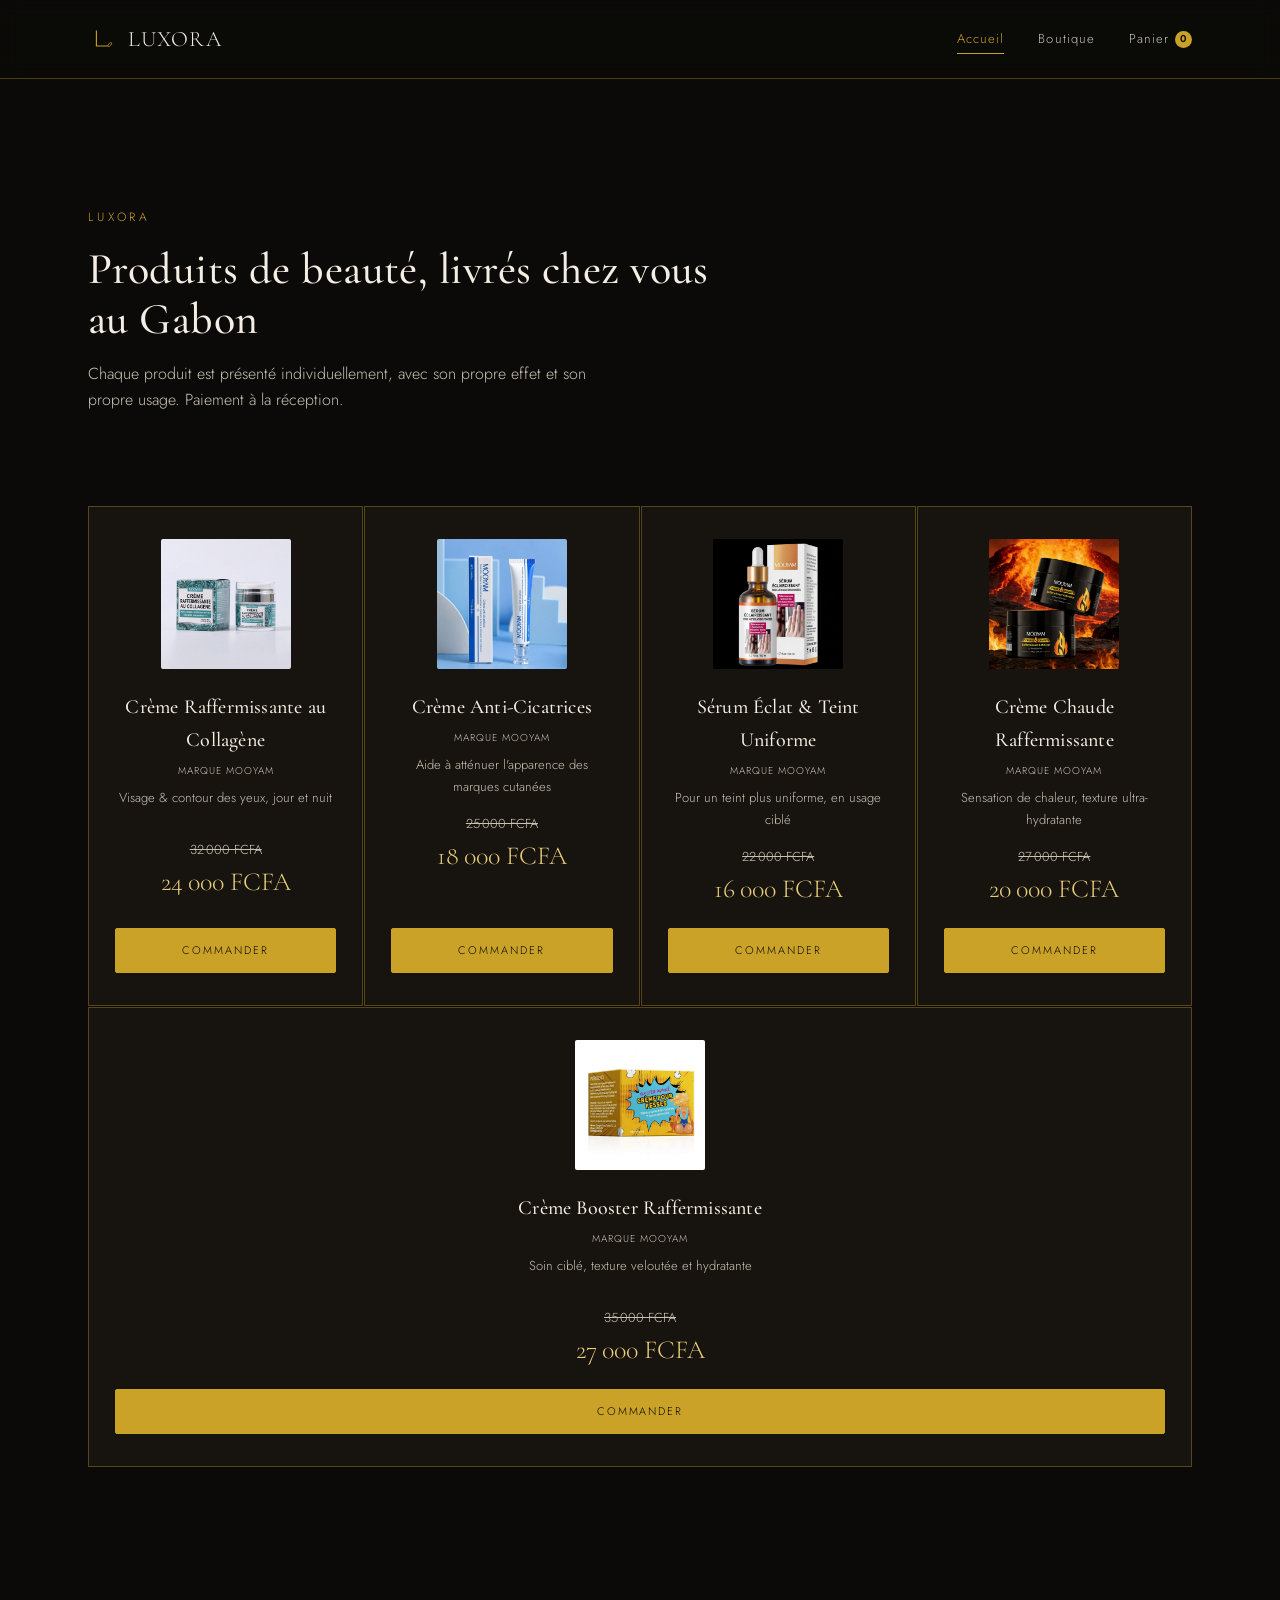
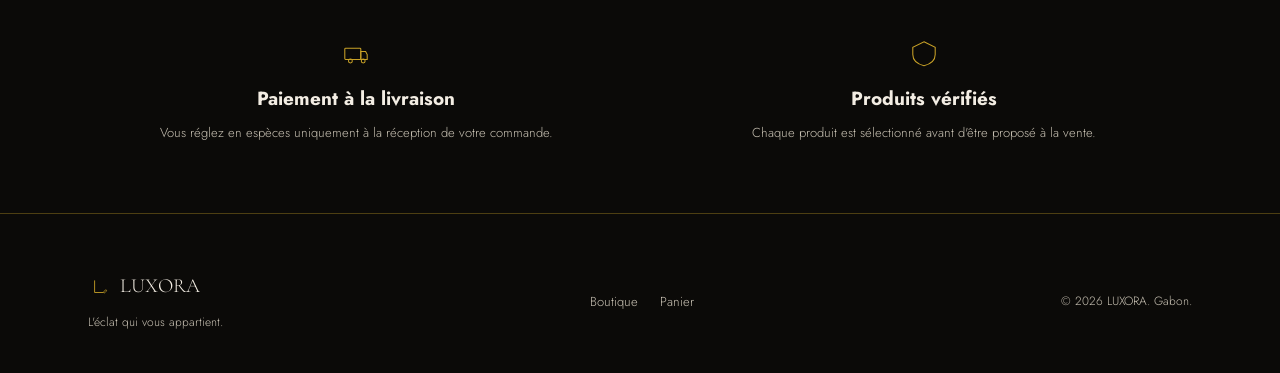
<file: index.html>
<!DOCTYPE html>
<html lang="fr">
<head>
<meta charset="UTF-8">
<meta name="viewport" content="width=device-width, initial-scale=1.0">
<title>LUXORA — Beauté au Gabon</title>
<meta name="description" content="LUXORA — produits de beauté sélectionnés et distribués au Gabon. Livraison à Libreville, Owendo, Akanda, Port-Gentil et Franceville.">
<link rel="preconnect" href="https://fonts.googleapis.com">
<link rel="preconnect" href="https://fonts.gstatic.com" crossorigin>
<link href="https://fonts.googleapis.com/css2?family=Cormorant+Garamond:ital,wght@0,300;0,400;0,500;0,600;1,400&family=Jost:wght@300;400;500;600&display=swap" rel="stylesheet">
<link rel="stylesheet" href="css/style.css">
</head>
<body>

<header class="site">
  <nav class="wrap">
    <a href="index.html" class="brandmark">
      <svg viewBox="0 0 40 40" fill="none"><path d="M12 8 L12 30 L28 30" stroke="#c9a227" stroke-width="1.6"/><path d="M28 30 C 30 26, 32 24, 34 26 C 32 30, 30 32, 28 30 Z" stroke="#c9a227" stroke-width="1.2"/></svg>
      LUXORA
    </a>
    <div class="navlinks">
      <a href="index.html" class="active">Accueil</a>
      <a href="boutique.html">Boutique</a>
      <a href="panier.html" class="cart-link">Panier <span class="cart-count">0</span></a>
    </div>
  </nav>
</header>

<main>

  <section style="padding-top:130px; padding-bottom:40px;">
    <div class="wrap">
      <div class="section-head">
        <span class="eyebrow">LUXORA</span>
        <h1 style="font-size:clamp(30px,4vw,44px);">Produits de beauté, livrés chez vous au Gabon</h1>
        <p>Chaque produit est présenté individuellement, avec son propre effet et son propre usage. Paiement à la réception.</p>
      </div>
    </div>
  </section>

  <section style="padding-top:0;">
    <div class="wrap">
      <div class="grid-products" id="home-products"></div>
    </div>
  </section>

  <section class="trust">
    <div class="wrap">
      <div class="trust-grid" style="grid-template-columns:repeat(2,1fr);">
        <div class="trust-item">
          <svg class="trust-icon" viewBox="0 0 40 40"><rect x="6" y="14" width="20" height="14" rx="1"/><path d="M26 18 H32 L34 22 V28 H26 Z"/><circle cx="13" cy="30" r="2.4"/><circle cx="29" cy="30" r="2.4"/></svg>
          <h4>Paiement à la livraison</h4>
          <p>Vous réglez en espèces uniquement à la réception de votre commande.</p>
        </div>
        <div class="trust-item">
          <svg class="trust-icon" viewBox="0 0 40 40"><path d="M20 6 L34 13 V22 C34 30 28 34 20 36 C12 34 6 30 6 22 V13 Z"/></svg>
          <h4>Produits vérifiés</h4>
          <p>Chaque produit est sélectionné avant d'être proposé à la vente.</p>
        </div>
      </div>
    </div>
  </section>

</main>

<footer class="site">
  <div class="wrap footer-grid">
    <div>
      <div class="footer-brand">
        <svg viewBox="0 0 40 40" fill="none"><path d="M12 8 L12 30 L28 30" stroke="#c9a227" stroke-width="1.6"/><path d="M28 30 C 30 26, 32 24, 34 26 C 32 30, 30 32, 28 30 Z" stroke="#c9a227" stroke-width="1.2"/></svg>
        LUXORA
      </div>
      <p class="fine" style="margin-top:10px;">L'éclat qui vous appartient.</p>
    </div>
    <div class="footer-links">
      <a href="boutique.html">Boutique</a>
      <a href="panier.html">Panier</a>
    </div>
    <p class="fine">© 2026 LUXORA. Gabon.</p>
  </div>
</footer>

<script src="js/products.js"></script>
<script src="js/cart.js"></script>
<script>
  const ICONS = {
    triptych: `<svg viewBox="0 0 120 120" class="picon" fill="none"><rect x="20" y="40" width="16" height="55" rx="2"/><rect x="24" y="30" width="8" height="12" rx="1"/><rect x="52" y="30" width="16" height="65" rx="2"/><rect x="56" y="20" width="8" height="12" rx="1"/><rect x="84" y="45" width="16" height="50" rx="2"/><rect x="88" y="35" width="8" height="12" rx="1"/><line x1="10" y1="100" x2="110" y2="100" stroke-width="1"/></svg>`,
    jar: `<svg viewBox="0 0 120 120" class="picon" fill="none"><rect x="35" y="45" width="50" height="55" rx="6"/><rect x="30" y="35" width="60" height="14" rx="3"/><circle cx="50" cy="65" r="4" class="fill"/><circle cx="65" cy="75" r="4" class="fill"/><circle cx="72" cy="60" r="4" class="fill"/><circle cx="55" cy="85" r="4" class="fill"/></svg>`,
    dropper: `<svg viewBox="0 0 120 120" class="picon" fill="none"><rect x="42" y="45" width="36" height="55" rx="4"/><path d="M48 45 L48 30 L72 30 L72 45"/><rect x="52" y="14" width="16" height="18" rx="2"/><line x1="60" y1="32" x2="60" y2="50" stroke-width="1.5"/></svg>`,
    pouch: `<svg viewBox="0 0 120 120" class="picon" fill="none"><path d="M35 40 L85 40 L92 100 C92 105 88 108 82 108 L38 108 C32 108 28 105 28 100 Z"/><path d="M35 40 L40 25 L80 25 L85 40"/><path d="M50 60 C55 55 65 55 70 60 C65 68 55 68 50 60 Z"/></svg>`
  };

  const grid = document.getElementById("home-products");
  Object.entries(LUXORA_PRODUCTS).forEach(([id, p]) => {
    const card = document.createElement("div");
    card.className = "product-card";
    card.setAttribute("data-reveal", "fade-up");
    const visual = p.image
      ? `<a href="produit.html?id=${id}" class="picon-wrap" style="border-radius:2px;overflow:hidden;"><img src="${p.image}" alt="${p.name}" style="width:100%;height:100%;object-fit:cover;"></a>`
      : `<a href="produit.html?id=${id}" class="picon-wrap">${ICONS[p.icon]}</a>`;
    const brandTag = p.brand ? `<p style="text-align:center;font-size:10px;letter-spacing:0.1em;color:var(--ivory-dim);text-transform:uppercase;margin-bottom:8px;">Marque ${p.brand}</p>` : "";
    card.innerHTML = `
      ${visual}
      <h3><a href="produit.html?id=${id}">${p.name}</a></h3>
      ${brandTag}
      <p class="tagline">${p.tagline}</p>
      <p class="price"><span class="strike">${formatFCFA(p.oldPrice)}</span>${formatFCFA(p.price)}</p>
      <div class="actions">
        <a class="btn btn-primary btn-sm" href="produit.html?id=${id}">Commander</a>
      </div>
    `;
    grid.appendChild(card);
  });
</script>

<script src="js/animations.js"></script>

</body>
</html>
</file>
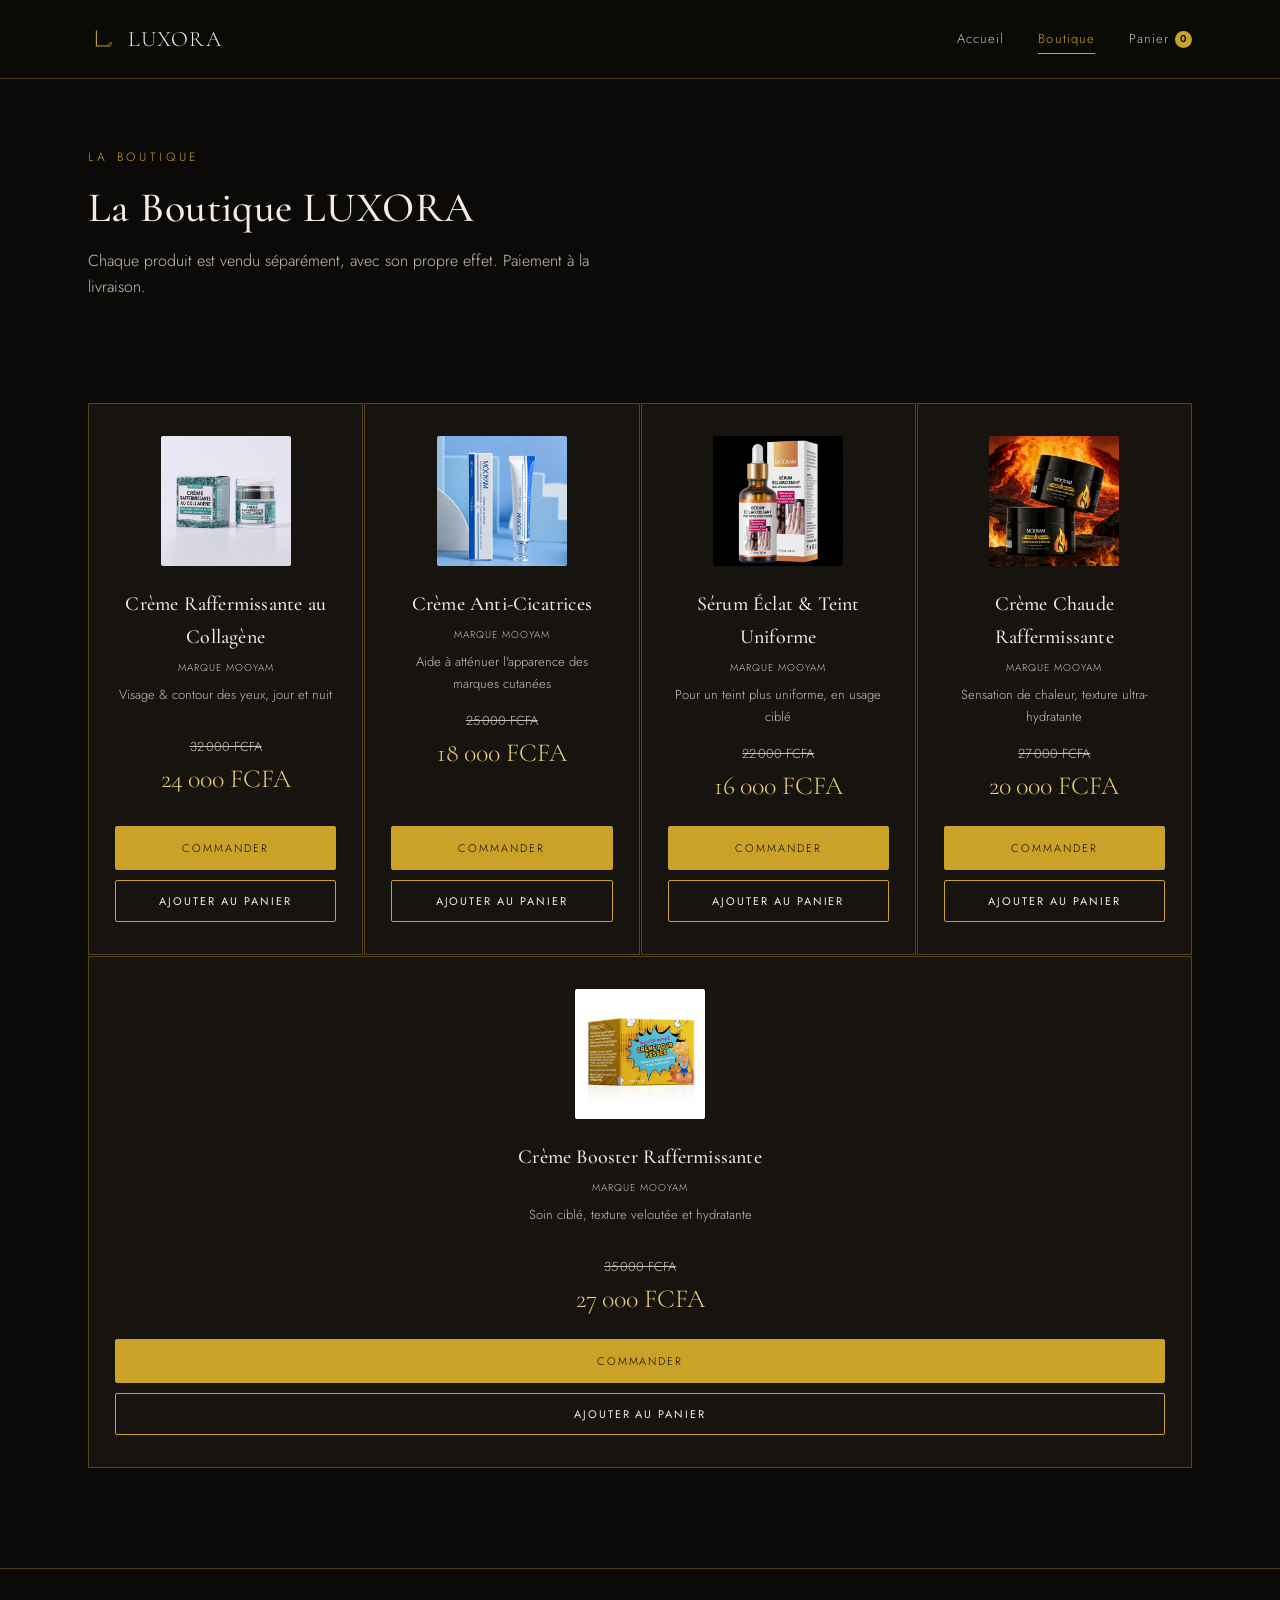
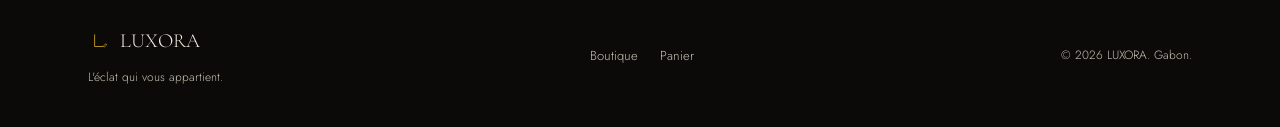
<file: boutique.html>
<!DOCTYPE html>
<html lang="fr">
<head>
<meta charset="UTF-8">
<meta name="viewport" content="width=device-width, initial-scale=1.0">
<title>LUXORA — Boutique</title>
<meta name="description" content="La boutique LUXORA : Pack Transformation, Gummies Collagène, Sérum Éclat, Complément Silhouette. Paiement à la livraison au Gabon.">
<link rel="preconnect" href="https://fonts.googleapis.com">
<link rel="preconnect" href="https://fonts.gstatic.com" crossorigin>
<link href="https://fonts.googleapis.com/css2?family=Cormorant+Garamond:ital,wght@0,300;0,400;0,500;0,600;1,400&family=Jost:wght@300;400;500;600&display=swap" rel="stylesheet">
<link rel="stylesheet" href="css/style.css">
</head>
<body>

<header class="site">
  <nav class="wrap">
    <a href="index.html" class="brandmark">
      <svg viewBox="0 0 40 40" fill="none"><path d="M12 8 L12 30 L28 30" stroke="#c9a227" stroke-width="1.6"/><path d="M28 30 C 30 26, 32 24, 34 26 C 32 30, 30 32, 28 30 Z" stroke="#c9a227" stroke-width="1.2"/></svg>
      LUXORA
    </a>
    <div class="navlinks">
      <a href="index.html">Accueil</a>
      <a href="boutique.html" class="active">Boutique</a>
      <a href="panier.html" class="cart-link">Panier <span class="cart-count">0</span></a>
    </div>
  </nav>
</header>

<main>
  <section style="padding-top:70px; padding-bottom:50px;">
    <div class="wrap">
      <div class="section-head">
        <span class="eyebrow">La boutique</span>
        <h1>La Boutique LUXORA</h1>
        <p>Chaque produit est vendu séparément, avec son propre effet. Paiement à la livraison.</p>
      </div>
    </div>
  </section>

  <section style="padding-top:0;">
    <div class="wrap">
      <div class="grid-products" id="shop-grid"></div>
    </div>
  </section>
</main>

<footer class="site">
  <div class="wrap footer-grid">
    <div>
      <div class="footer-brand">
        <svg viewBox="0 0 40 40" fill="none"><path d="M12 8 L12 30 L28 30" stroke="#c9a227" stroke-width="1.6"/><path d="M28 30 C 30 26, 32 24, 34 26 C 32 30, 30 32, 28 30 Z" stroke="#c9a227" stroke-width="1.2"/></svg>
        LUXORA
      </div>
      <p class="fine" style="margin-top:10px;">L'éclat qui vous appartient.</p>
    </div>
    <div class="footer-links">
      <a href="boutique.html">Boutique</a>
      <a href="panier.html">Panier</a>
    </div>
    <p class="fine">© 2026 LUXORA. Gabon.</p>
  </div>
</footer>

<div class="added-toast" id="added-toast">Ajouté au panier ✓</div>

<script src="js/products.js"></script>
<script src="js/cart.js"></script>
<script>
  const ICONS = {
    triptych: `<svg viewBox="0 0 120 120" class="picon" fill="none"><rect x="20" y="40" width="16" height="55" rx="2"/><rect x="24" y="30" width="8" height="12" rx="1"/><rect x="52" y="30" width="16" height="65" rx="2"/><rect x="56" y="20" width="8" height="12" rx="1"/><rect x="84" y="45" width="16" height="50" rx="2"/><rect x="88" y="35" width="8" height="12" rx="1"/><line x1="10" y1="100" x2="110" y2="100" stroke-width="1"/></svg>`,
    jar: `<svg viewBox="0 0 120 120" class="picon" fill="none"><rect x="35" y="45" width="50" height="55" rx="6"/><rect x="30" y="35" width="60" height="14" rx="3"/><circle cx="50" cy="65" r="4" class="fill"/><circle cx="65" cy="75" r="4" class="fill"/><circle cx="72" cy="60" r="4" class="fill"/><circle cx="55" cy="85" r="4" class="fill"/></svg>`,
    dropper: `<svg viewBox="0 0 120 120" class="picon" fill="none"><rect x="42" y="45" width="36" height="55" rx="4"/><path d="M48 45 L48 30 L72 30 L72 45"/><rect x="52" y="14" width="16" height="18" rx="2"/><line x1="60" y1="32" x2="60" y2="50" stroke-width="1.5"/></svg>`,
    pouch: `<svg viewBox="0 0 120 120" class="picon" fill="none"><path d="M35 40 L85 40 L92 100 C92 105 88 108 82 108 L38 108 C32 108 28 105 28 100 Z"/><path d="M35 40 L40 25 L80 25 L85 40"/><path d="M50 60 C55 55 65 55 70 60 C65 68 55 68 50 60 Z"/></svg>`
  };

  const grid = document.getElementById("shop-grid");
  grid.setAttribute("data-reveal-group", "");
  Object.entries(LUXORA_PRODUCTS).forEach(([id, p]) => {
    const card = document.createElement("div");
    card.className = "product-card";
    card.setAttribute("data-reveal", "fade-up");
    const visual = p.image
      ? `<a href="produit.html?id=${id}" class="picon-wrap" style="border-radius:2px;overflow:hidden;"><img src="${p.image}" alt="${p.name}" style="width:100%;height:100%;object-fit:cover;"></a>`
      : `<a href="produit.html?id=${id}" class="picon-wrap">${ICONS[p.icon]}</a>`;
    const brandTag = p.brand ? `<p style="text-align:center;font-size:10px;letter-spacing:0.1em;color:var(--ivory-dim);text-transform:uppercase;margin-bottom:8px;">Marque ${p.brand}</p>` : "";
    card.innerHTML = `
      ${visual}
      <h3><a href="produit.html?id=${id}">${p.name}</a></h3>
      ${brandTag}
      <p class="tagline">${p.tagline}</p>
      <p class="price"><span class="strike">${formatFCFA(p.oldPrice)}</span>${formatFCFA(p.price)}</p>
      <div class="actions">
        <a class="btn btn-primary btn-sm" href="produit.html?id=${id}">Commander</a>
        <button class="btn btn-ghost btn-sm" data-id="${id}">Ajouter au panier</button>
      </div>
    `;
    grid.appendChild(card);
  });

  grid.addEventListener("click", (e) => {
    if(e.target.matches("button[data-id]")){
      addToCart(e.target.dataset.id, 1);
      pulseSuccess(e.target, "Ajouté ✓");
    }
  });
</script>

<script src="js/animations.js"></script>

</body>
</html>
</file>
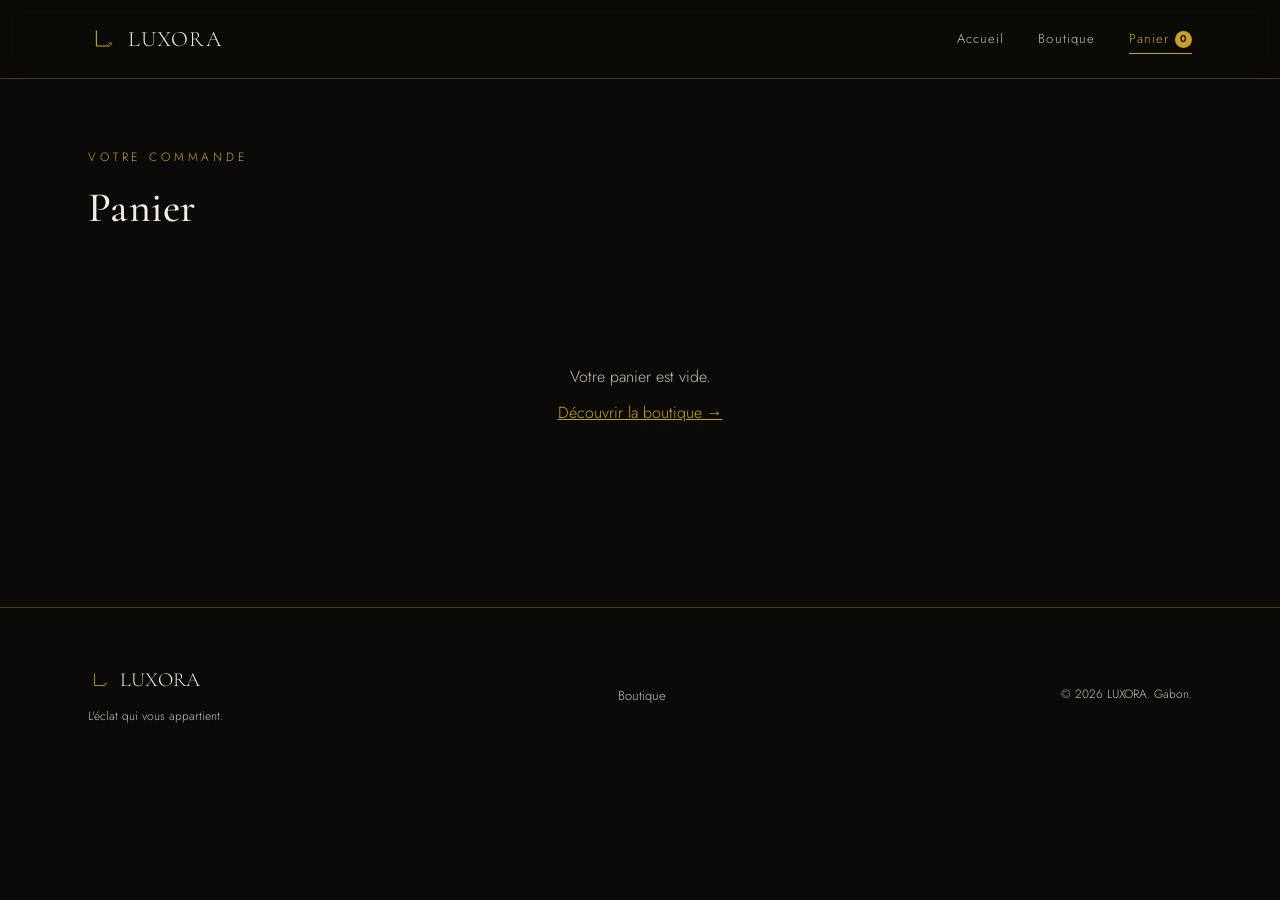
<file: panier.html>
<!DOCTYPE html>
<html lang="fr">
<head>
<meta charset="UTF-8">
<meta name="viewport" content="width=device-width, initial-scale=1.0">
<title>LUXORA — Votre panier</title>
<meta name="description" content="Votre panier LUXORA. Paiement à la livraison au Gabon.">
<link rel="preconnect" href="https://fonts.googleapis.com">
<link rel="preconnect" href="https://fonts.gstatic.com" crossorigin>
<link href="https://fonts.googleapis.com/css2?family=Cormorant+Garamond:ital,wght@0,300;0,400;0,500;0,600;1,400&family=Jost:wght@300;400;500;600&display=swap" rel="stylesheet">
<link rel="stylesheet" href="css/style.css">
</head>
<body>

<header class="site">
  <nav class="wrap">
    <a href="index.html" class="brandmark">
      <svg viewBox="0 0 40 40" fill="none"><path d="M12 8 L12 30 L28 30" stroke="#c9a227" stroke-width="1.6"/><path d="M28 30 C 30 26, 32 24, 34 26 C 32 30, 30 32, 28 30 Z" stroke="#c9a227" stroke-width="1.2"/></svg>
      LUXORA
    </a>
    <div class="navlinks">
      <a href="index.html">Accueil</a>
      <a href="boutique.html">Boutique</a>
      <a href="panier.html" class="active cart-link">Panier <span class="cart-count">0</span></a>
    </div>
  </nav>
</header>

<main>
  <section style="padding-top:70px;">
    <div class="wrap">
      <div class="section-head" data-reveal="fade-up">
        <span class="eyebrow">Votre commande</span>
        <h1>Panier</h1>
      </div>
      <div id="cart-content"></div>
    </div>
  </section>
</main>

<footer class="site">
  <div class="wrap footer-grid">
    <div>
      <div class="footer-brand">
        <svg viewBox="0 0 40 40" fill="none"><path d="M12 8 L12 30 L28 30" stroke="#c9a227" stroke-width="1.6"/><path d="M28 30 C 30 26, 32 24, 34 26 C 32 30, 30 32, 28 30 Z" stroke="#c9a227" stroke-width="1.2"/></svg>
        LUXORA
      </div>
      <p class="fine" style="margin-top:10px;">L'éclat qui vous appartient.</p>
    </div>
    <div class="footer-links">
      <a href="boutique.html">Boutique</a>
    </div>
    <p class="fine">© 2026 LUXORA. Gabon.</p>
  </div>
</footer>

<script src="js/products.js"></script>
<script src="js/cart.js"></script>
<script src="js/order-submit.js"></script>
<script>
  const ICONS = {
    triptych: `<svg viewBox="0 0 120 120" class="picon" fill="none"><rect x="20" y="40" width="16" height="55" rx="2"/><rect x="24" y="30" width="8" height="12" rx="1"/><rect x="52" y="30" width="16" height="65" rx="2"/><rect x="56" y="20" width="8" height="12" rx="1"/><rect x="84" y="45" width="16" height="50" rx="2"/><rect x="88" y="35" width="8" height="12" rx="1"/><line x1="10" y1="100" x2="110" y2="100" stroke-width="1"/></svg>`,
    jar: `<svg viewBox="0 0 120 120" class="picon" fill="none"><rect x="35" y="45" width="50" height="55" rx="6"/><rect x="30" y="35" width="60" height="14" rx="3"/><circle cx="50" cy="65" r="4" class="fill"/><circle cx="65" cy="75" r="4" class="fill"/><circle cx="72" cy="60" r="4" class="fill"/><circle cx="55" cy="85" r="4" class="fill"/></svg>`,
    dropper: `<svg viewBox="0 0 120 120" class="picon" fill="none"><rect x="42" y="45" width="36" height="55" rx="4"/><path d="M48 45 L48 30 L72 30 L72 45"/><rect x="52" y="14" width="16" height="18" rx="2"/><line x1="60" y1="32" x2="60" y2="50" stroke-width="1.5"/></svg>`,
    pouch: `<svg viewBox="0 0 120 120" class="picon" fill="none"><path d="M35 40 L85 40 L92 100 C92 105 88 108 82 108 L38 108 C32 108 28 105 28 100 Z"/><path d="M35 40 L40 25 L80 25 L85 40"/><path d="M50 60 C55 55 65 55 70 60 C65 68 55 68 50 60 Z"/></svg>`
  };

  function renderCartPage(){
    const cart = getCart();
    const ids = Object.keys(cart);
    const container = document.getElementById("cart-content");

    if(ids.length === 0){
      container.innerHTML = `<div class="cart-empty"><p>Votre panier est vide.</p><p style="margin-top:10px;"><a href="boutique.html">Découvrir la boutique →</a></p></div>`;
      return;
    }

    let rows = "";
    ids.forEach(id => {
      const p = LUXORA_PRODUCTS[id];
      if(!p) return;
      const qty = cart[id];
      rows += `
        <tr data-row="${id}" data-reveal="fade">
          <td>
            <div class="cart-item-name">
              <div class="cart-item-icon" style="${p.image ? 'border-radius:2px;overflow:hidden;' : ''}">${p.image ? `<img src="${p.image}" alt="${p.name}" style="width:100%;height:100%;object-fit:cover;">` : ICONS[p.icon]}</div>
              <div><h4>${p.name}</h4></div>
            </div>
          </td>
          <td>${formatFCFA(p.price)}</td>
          <td>
            <div class="qty-control">
              <button data-action="minus" data-id="${id}">−</button>
              <span data-qty-value="${id}">${qty}</span>
              <button data-action="plus" data-id="${id}">+</button>
            </div>
          </td>
          <td data-subtotal="${id}">${formatFCFA(p.price * qty)}</td>
          <td><button class="remove-btn" data-action="remove" data-id="${id}">Retirer</button></td>
        </tr>
      `;
    });

    const total = cartTotal();

    container.innerHTML = `
      <table class="cart-table">
        <thead><tr><th>Produit</th><th>Prix</th><th>Quantité</th><th>Sous-total</th><th></th></tr></thead>
        <tbody>${rows}</tbody>
      </table>
      <div class="order-form" style="margin-left:auto;" data-reveal="fade-up">
        <h3>Passer commande</h3>
        <p class="of-sub">Pas de paiement maintenant. Vous payez seulement quand vous recevez le produit.</p>
        <div class="form-row">
          <label for="of-name">Votre nom</label>
          <input type="text" id="of-name" placeholder="Ex : Bella Obiang">
        </div>
        <div class="form-row">
          <label for="of-phone">Votre numéro de téléphone</label>
          <input type="tel" id="of-phone" placeholder="Ex : 062396718">
        </div>
        <div class="form-row">
          <label for="of-city">Votre ville</label>
          <select id="of-city">
            <option>Libreville</option>
            <option>Owendo</option>
            <option>Akanda</option>
            <option>Port-Gentil</option>
            <option>Franceville</option>
            <option>Autre</option>
          </select>
        </div>
        <div class="order-recap">
          <span>Total</span>
          <strong id="cart-form-total">${formatFCFA(total)}</strong>
        </div>
        <button class="btn btn-primary" id="of-submit" style="font-size:15px;padding:20px 34px;">ENVOYER MA COMMANDE</button>
        <p class="form-error" id="of-error">Merci d'écrire votre nom et votre numéro de téléphone.</p>
      </div>
    `;

    document.getElementById("of-submit").addEventListener("click", async () => {
      const name = document.getElementById("of-name").value.trim();
      const phone = document.getElementById("of-phone").value.trim();
      const city = document.getElementById("of-city").value;
      const errorEl = document.getElementById("of-error");
      const btn = document.getElementById("of-submit");
      if(!name || !phone){
        errorEl.classList.add("show");
        return;
      }
      errorEl.classList.remove("show");
      btn.disabled = true;
      btn.textContent = "ENVOI EN COURS...";

      const cartNow = getCart();
      let lines = [];
      Object.keys(cartNow).forEach(pid => {
        const p = LUXORA_PRODUCTS[pid];
        if(p) lines.push(`${p.name} x${cartNow[pid]} (${formatFCFA(p.price * cartNow[pid])})`);
      });
      lines.push(`Total : ${formatFCFA(cartTotal())}`);

      await submitOrder({
        nom: name,
        telephone: phone,
        ville: city,
        commande: lines.join(" | ")
      });

      document.querySelector(".order-form").innerHTML = `<div class="form-success"><h4>Commande envoyée ✓</h4><p>Merci ${name} ! Vous serez appelée au ${phone} pour confirmer la livraison à ${city}.</p></div>`;
    });

    if(typeof initScrollReveal === "function") initScrollReveal();

    container.querySelectorAll("button[data-action]").forEach(btn => {
      btn.addEventListener("click", () => {
        const id = btn.dataset.id;
        const action = btn.dataset.action;
        const cart = getCart();

        if(action === "remove"){
          const row = container.querySelector(`tr[data-row="${id}"]`);
          if(row){
            row.classList.add("removing");
            setTimeout(() => { removeFromCart(id); }, 320);
          } else {
            removeFromCart(id);
          }
          return;
        }

        let newQty = cart[id] || 0;
        if(action === "plus") newQty += 1;
        if(action === "minus") newQty -= 1;
        setQty(id, newQty);

        if(newQty <= 0){
          renderCartPage();
          return;
        }

        // Mise à jour ciblée (pas de re-rendu complet) pour garder l'animation "bump" fluide
        const qtyEl = container.querySelector(`[data-qty-value="${id}"]`);
        const subtotalEl = container.querySelector(`[data-subtotal="${id}"]`);
        const p = LUXORA_PRODUCTS[id];
        if(qtyEl){ qtyEl.textContent = newQty; if(typeof bumpElement === "function") bumpElement(qtyEl); }
        if(subtotalEl && p) subtotalEl.textContent = formatFCFA(p.price * newQty);
        const cartFormTotal = document.getElementById("cart-form-total");
        if(cartFormTotal) cartFormTotal.textContent = formatFCFA(cartTotal());
      });
    });
  }

  document.addEventListener("DOMContentLoaded", renderCartPage);
</script>

<script src="js/animations.js"></script>

</body>
</html>
</file>
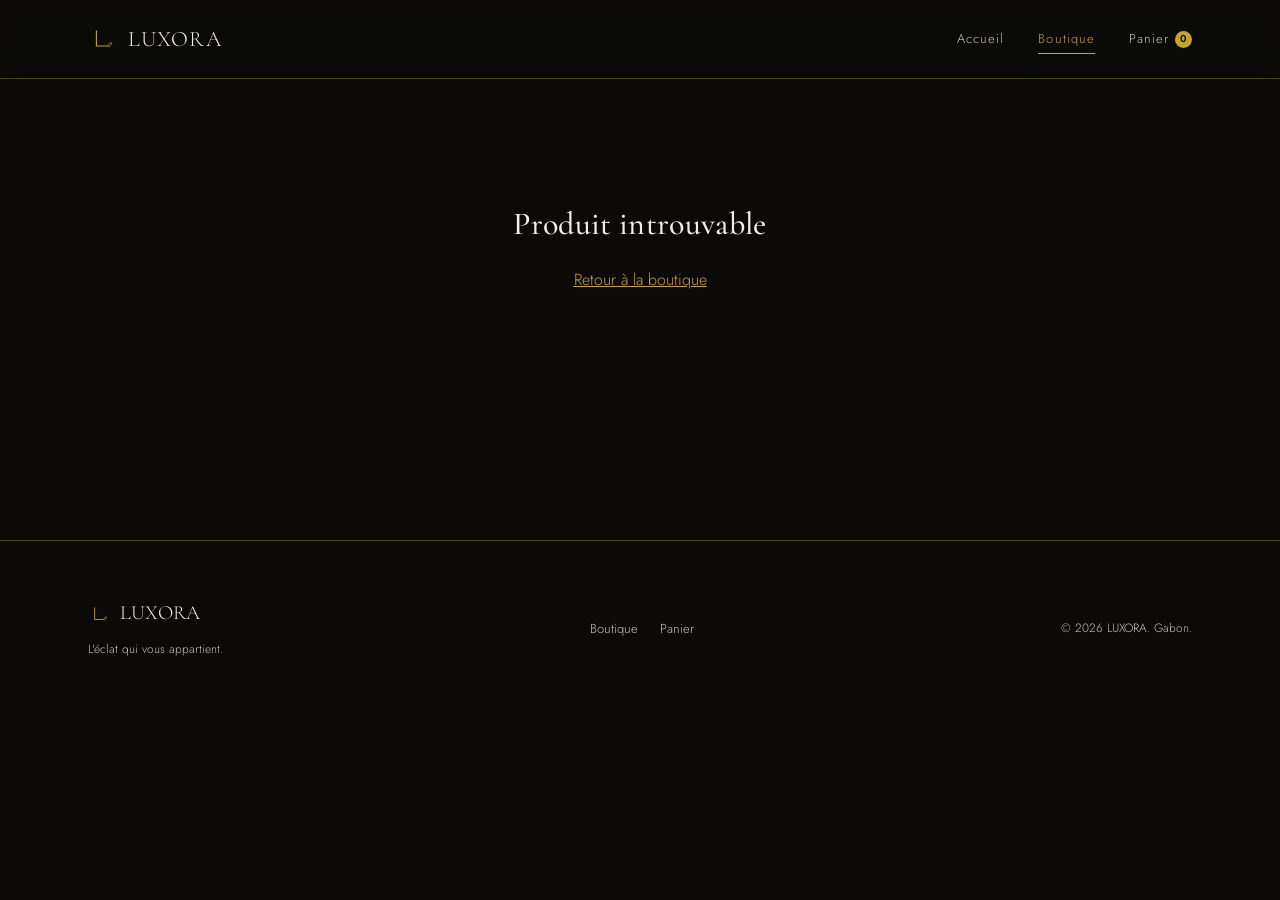
<file: produit.html>
<!DOCTYPE html>
<html lang="fr">
<head>
<meta charset="UTF-8">
<meta name="viewport" content="width=device-width, initial-scale=1.0">
<title id="page-title">LUXORA — Produit</title>
<meta name="description" content="Découvrez ce produit chez LUXORA. Livraison au Gabon.">
<link rel="preconnect" href="https://fonts.googleapis.com">
<link rel="preconnect" href="https://fonts.gstatic.com" crossorigin>
<link href="https://fonts.googleapis.com/css2?family=Cormorant+Garamond:ital,wght@0,300;0,400;0,500;0,600;1,400&family=Jost:wght@300;400;500;600&display=swap" rel="stylesheet">
<link rel="stylesheet" href="css/style.css">
</head>
<body>

<header class="site">
  <nav class="wrap">
    <a href="index.html" class="brandmark">
      <svg viewBox="0 0 40 40" fill="none"><path d="M12 8 L12 30 L28 30" stroke="#c9a227" stroke-width="1.6"/><path d="M28 30 C 30 26, 32 24, 34 26 C 32 30, 30 32, 28 30 Z" stroke="#c9a227" stroke-width="1.2"/></svg>
      LUXORA
    </a>
    <div class="navlinks">
      <a href="index.html">Accueil</a>
      <a href="boutique.html" class="active">Boutique</a>
      <a href="panier.html" class="cart-link">Panier <span class="cart-count">0</span></a>
    </div>
  </nav>
</header>

<main>
  <section style="padding-top:50px; padding-bottom:60px;">
    <div class="wrap">
      <a href="boutique.html" style="font-size:12px; letter-spacing:0.1em; color:var(--ivory-dim);">← Retour à la boutique</a>

      <div class="product-detail" style="margin-top:24px;">
        <div class="product-visual">
          <div class="picon-wrap" id="product-icon"></div>
        </div>
        <div class="product-info">
          <span class="eyebrow" id="product-eyebrow">LUXORA</span>
          <h1 id="product-name">—</h1>
          <p class="desc" id="product-desc"></p>
          <div class="price-row">
            <span class="strike" id="product-old-price"></span>
            <span class="amount" id="product-price"></span>
          </div>

          <!-- Formulaire directement visible, sans clic ni défilement -->
          <div class="order-form" id="order-form" style="margin-top:8px; max-width:100%;">
            <h3 style="font-size:18px;">Passer commande</h3>
            <div class="form-row">
              <label for="qty-value-label">Quantité</label>
              <div class="qty-control">
                <button id="qty-minus" aria-label="Diminuer la quantité" style="width:48px;height:48px;font-size:20px;">−</button>
                <span id="qty-value" style="font-size:16px;width:44px;">1</span>
                <button id="qty-plus" aria-label="Augmenter la quantité" style="width:48px;height:48px;font-size:20px;">+</button>
              </div>
            </div>
            <div class="form-row">
              <label for="of-name">Votre nom</label>
              <input type="text" id="of-name" placeholder="Ex : Bella Obiang">
            </div>
            <div class="form-row">
              <label for="of-phone">Votre numéro de téléphone</label>
              <input type="tel" id="of-phone" placeholder="Ex : 062396718">
            </div>
            <div class="form-row">
              <label for="of-city">Votre ville</label>
              <select id="of-city">
                <option>Libreville</option>
                <option>Owendo</option>
                <option>Akanda</option>
                <option>Port-Gentil</option>
                <option>Franceville</option>
                <option>Autre</option>
              </select>
            </div>
            <div class="order-recap">
              <span id="recap-line">—</span>
              <strong id="recap-total">—</strong>
            </div>
            <button class="btn btn-primary" id="of-submit" style="font-size:15px;padding:20px 34px;">ENVOYER MA COMMANDE</button>
            <p class="form-error" id="of-error">Merci d'écrire votre nom et votre numéro de téléphone.</p>
            <p class="of-sub" style="margin-top:14px;margin-bottom:0;">Pas de paiement maintenant. Vous payez seulement quand vous recevez le produit.</p>
          </div>

          <ul class="spec-list" id="product-specs" style="margin-top:32px;"></ul>
        </div>
      </div>
    </div>
  </section>

  <section style="background:var(--charcoal); padding:80px 0;">
    <div class="wrap">
      <div class="section-head">
        <span class="eyebrow">Utilisation</span>
        <h2 style="font-size:28px;">Comment l'utiliser</h2>
      </div>
      <div class="rituel-steps" id="product-steps"></div>
    </div>
  </section>

  <section>
    <div class="wrap">
      <div class="section-head">
        <span class="eyebrow">Vos questions</span>
        <h2 style="font-size:28px;">Avant de commander</h2>
      </div>
      <div class="faq-list">
        <div class="faq-item">
          <button class="faq-q">Est-ce que je paie avant de recevoir le produit ?<span class="plus">+</span></button>
          <div class="faq-a"><p>Non. Vous payez en espèces directement à la réception de votre commande.</p></div>
        </div>
        <div class="faq-item">
          <button class="faq-q">Combien de temps pour être livrée ?<span class="plus">+</span></button>
          <div class="faq-a"><p>24 à 48h à Libreville, Owendo et Akanda. 3 à 5 jours pour Port-Gentil et Franceville.</p></div>
        </div>
        <div class="faq-item">
          <button class="faq-q">Comment se passe la confirmation de commande ?<span class="plus">+</span></button>
          <div class="faq-a"><p>Après avoir envoyé le formulaire, vous serez appelée directement au numéro indiqué pour confirmer la livraison.</p></div>
        </div>
      </div>
    </div>
  </section>
</main>

<footer class="site">
  <div class="wrap footer-grid">
    <div>
      <div class="footer-brand">
        <svg viewBox="0 0 40 40" fill="none"><path d="M12 8 L12 30 L28 30" stroke="#c9a227" stroke-width="1.6"/><path d="M28 30 C 30 26, 32 24, 34 26 C 32 30, 30 32, 28 30 Z" stroke="#c9a227" stroke-width="1.2"/></svg>
        LUXORA
      </div>
      <p class="fine" style="margin-top:10px;">L'éclat qui vous appartient.</p>
    </div>
    <div class="footer-links">
      <a href="boutique.html">Boutique</a>
      <a href="panier.html">Panier</a>
    </div>
    <p class="fine">© 2026 LUXORA. Gabon.</p>
  </div>
</footer>

<div class="added-toast" id="added-toast">Ajouté au panier ✓</div>

<script src="js/products.js"></script>
<script src="js/product-details.js"></script>
<script src="js/cart.js"></script>
<script src="js/order-submit.js"></script>
<script>
  const ICONS = {
    triptych: `<svg viewBox="0 0 120 120" class="picon" fill="none"><rect x="20" y="40" width="16" height="55" rx="2"/><rect x="24" y="30" width="8" height="12" rx="1"/><rect x="52" y="30" width="16" height="65" rx="2"/><rect x="56" y="20" width="8" height="12" rx="1"/><rect x="84" y="45" width="16" height="50" rx="2"/><rect x="88" y="35" width="8" height="12" rx="1"/><line x1="10" y1="100" x2="110" y2="100" stroke-width="1"/></svg>`,
    jar: `<svg viewBox="0 0 120 120" class="picon" fill="none"><rect x="35" y="45" width="50" height="55" rx="6"/><rect x="30" y="35" width="60" height="14" rx="3"/><circle cx="50" cy="65" r="4" class="fill"/><circle cx="65" cy="75" r="4" class="fill"/><circle cx="72" cy="60" r="4" class="fill"/><circle cx="55" cy="85" r="4" class="fill"/></svg>`,
    dropper: `<svg viewBox="0 0 120 120" class="picon" fill="none"><rect x="42" y="45" width="36" height="55" rx="4"/><path d="M48 45 L48 30 L72 30 L72 45"/><rect x="52" y="14" width="16" height="18" rx="2"/><line x1="60" y1="32" x2="60" y2="50" stroke-width="1.5"/></svg>`,
    pouch: `<svg viewBox="0 0 120 120" class="picon" fill="none"><path d="M35 40 L85 40 L92 100 C92 105 88 108 82 108 L38 108 C32 108 28 105 28 100 Z"/><path d="M35 40 L40 25 L80 25 L85 40"/><path d="M50 60 C55 55 65 55 70 60 C65 68 55 68 50 60 Z"/></svg>`
  };

  const params = new URLSearchParams(window.location.search);
  const id = params.get("id");
  const product = LUXORA_PRODUCTS[id];
  const details = LUXORA_PRODUCT_DETAILS[id];
  let qty = 1;

  if(!product){
    document.querySelector("main").innerHTML = `<div class="wrap" style="padding:120px 0; text-align:center;"><h1>Produit introuvable</h1><p style="margin-top:16px;"><a href="boutique.html" style="color:var(--gold); text-decoration:underline;">Retour à la boutique</a></p></div>`;
  } else {
    document.getElementById("page-title").textContent = "LUXORA — " + product.name;
    const iconEl = document.getElementById("product-icon");
    if(product.image){
      iconEl.innerHTML = `<img src="${product.image}" alt="${product.name}" style="width:100%;height:100%;object-fit:cover;border-radius:2px;">`;
      iconEl.style.width = "100%";
      iconEl.style.height = "100%";
    } else {
      iconEl.innerHTML = ICONS[product.icon];
    }
    document.getElementById("product-name").textContent = product.name;
    if(product.brand){
      document.getElementById("product-eyebrow").textContent = "Marque " + product.brand + " — distribué par LUXORA";
    }
    document.getElementById("product-desc").textContent = details.description;
    document.getElementById("product-old-price").textContent = formatFCFA(product.oldPrice);
    document.getElementById("product-price").textContent = formatFCFA(product.price);

    const specsEl = document.getElementById("product-specs");
    details.specs.forEach(s => {
      const li = document.createElement("li");
      li.innerHTML = `<strong>${s.label}</strong><span>${s.value}</span>`;
      specsEl.appendChild(li);
    });

    const stepsEl = document.getElementById("product-steps");
    details.steps.forEach((s, i) => {
      const div = document.createElement("div");
      div.className = "step";
      div.setAttribute("data-reveal", "fade-up");
      div.innerHTML = `<span class="num">${i+1}.</span><div><h4 style="font-size:16px; margin-bottom:6px;">${s.title}</h4><p>${s.text}</p></div>`;
      stepsEl.appendChild(div);
    });

    function updateRecap(){
      document.getElementById("recap-line").textContent = `${product.name} × ${qty}`;
      document.getElementById("recap-total").textContent = formatFCFA(product.price * qty);
    }
    updateRecap();

    const qtyValue = document.getElementById("qty-value");
    document.getElementById("qty-minus").addEventListener("click", () => { if(qty>1){ qty--; qtyValue.textContent = qty; updateRecap(); } });
    document.getElementById("qty-plus").addEventListener("click", () => { qty++; qtyValue.textContent = qty; updateRecap(); });

    document.getElementById("of-submit").addEventListener("click", async () => {
      const name = document.getElementById("of-name").value.trim();
      const phone = document.getElementById("of-phone").value.trim();
      const city = document.getElementById("of-city").value;
      const errorEl = document.getElementById("of-error");
      const btn = document.getElementById("of-submit");
      if(!name || !phone){
        errorEl.classList.add("show");
        return;
      }
      errorEl.classList.remove("show");
      btn.disabled = true;
      btn.textContent = "ENVOI EN COURS...";

      await submitOrder({
        nom: name,
        telephone: phone,
        ville: city,
        commande: `${product.name} x${qty} — Total : ${formatFCFA(product.price*qty)}`
      });

      document.getElementById("order-form").innerHTML = `<div class="form-success"><h4>Commande envoyée ✓</h4><p>Merci ${name} ! Vous serez appelée au ${phone} pour confirmer la livraison à ${city}.</p></div>`;
    });
  }

  document.querySelectorAll(".faq-q").forEach(btn => {
    btn.addEventListener("click", () => {
      const item = btn.closest(".faq-item");
      const ans = item.querySelector(".faq-a");
      const wasOpen = item.classList.contains("open");
      document.querySelectorAll(".faq-item.open").forEach(o => { o.classList.remove("open"); o.querySelector(".faq-a").style.maxHeight = null; });
      if(!wasOpen){ item.classList.add("open"); ans.style.maxHeight = ans.scrollHeight + "px"; }
    });
  });
</script>

<script src="js/animations.js"></script>

</body>
</html>
</file>
<file: css/style.css>
:root{
  --ink:#0b0a08;
  --charcoal:#17140f;
  --charcoal-2:#1f1b14;
  --gold:#c9a227;
  --gold-light:#e9cd7a;
  --blush:#e8c4c4;
  --ivory:#f3ede3;
  --ivory-dim:#c9c2b4;
  --hairline: rgba(201,162,39,0.35);
  --maxw: 1160px;
}
*{box-sizing:border-box; margin:0; padding:0;}
html{scroll-behavior:smooth;}
@media (prefers-reduced-motion: reduce){
  html{scroll-behavior:auto;}
  *{animation-duration:0.001ms !important; animation-iteration-count:1 !important; transition-duration:0.001ms !important;}
}
body{
  background:var(--ink);
  color:var(--ivory);
  font-family:'Jost', sans-serif;
  font-weight:300;
  line-height:1.65;
  -webkit-font-smoothing:antialiased;
}
h1,h2,h3,.serif{ font-family:'Cormorant Garamond', serif; font-weight:500; letter-spacing:0.01em; }
a{ color:inherit; text-decoration:none; }
img,svg{max-width:100%; display:block;}
.wrap{ max-width:var(--maxw); margin:0 auto; padding:0 28px; }
.eyebrow{
  font-family:'Jost', sans-serif; font-size:12px; letter-spacing:0.32em;
  text-transform:uppercase; color:var(--gold);
}
.hairline{ height:1px; background:var(--hairline); border:none; }
.btn{
  display:inline-flex; align-items:center; justify-content:center; gap:10px;
  padding:16px 34px; border-radius:2px; font-family:'Jost', sans-serif;
  font-size:13px; letter-spacing:0.18em; text-transform:uppercase;
  border:1px solid var(--gold); transition: all .35s ease; cursor:pointer;
  background:none; color:var(--ivory);
}
.btn-primary{ background:var(--gold); color:var(--ink); }
.btn-primary:hover{ background:var(--gold-light); border-color:var(--gold-light); transform:translateY(-1px); }
.btn-ghost{ background:transparent; color:var(--ivory); }
.btn-ghost:hover{ border-color:var(--ivory); }
.btn-sm{ padding:12px 22px; font-size:11px; }
.btn:focus-visible{ outline:2px solid var(--ivory); outline-offset:3px; }
.btn:disabled{ opacity:0.4; cursor:not-allowed; }

/* NAV */
header.site{
  position:fixed; top:0; left:0; right:0; z-index:50;
  background:rgba(11,10,8,0.9); backdrop-filter: blur(10px);
  border-bottom:1px solid var(--hairline);
}
nav.wrap{ display:flex; align-items:center; justify-content:space-between; height:78px; }
.brandmark{ display:flex; align-items:center; gap:12px; font-family:'Cormorant Garamond', serif; font-size:22px; letter-spacing:0.05em;}
.brandmark svg{ width:28px; height:28px; }
.navlinks{ display:flex; gap:34px; font-size:13px; letter-spacing:0.08em; align-items:center; }
.navlinks a{ color:var(--ivory-dim); transition:color .25s; }
.navlinks a.active,.navlinks a:hover{ color:var(--gold); }
.cart-link{ position:relative; display:flex; align-items:center; gap:6px; }
.cart-count{
  background:var(--gold); color:var(--ink); font-size:10px; font-weight:600;
  width:17px; height:17px; border-radius:50%; display:flex; align-items:center; justify-content:center;
}
@media(max-width:859px){ .navlinks{ gap:14px; font-size:11px; } .brandmark{ font-size:18px; } }

main{ padding-top:78px; min-height:60vh; }

section{ padding:100px 0; position:relative; }
.section-head{ max-width:640px; margin-bottom:52px; }
.section-head.center{ margin-left:auto; margin-right:auto; text-align:center; }
.section-head .eyebrow{ margin-bottom:16px; display:block; }
.section-head h1,.section-head h2{ font-size:clamp(28px,4vw,42px); line-height:1.15; }
.section-head p{ color:var(--ivory-dim); margin-top:16px; font-size:16px; max-width:520px; }
.section-head.center p{ margin-left:auto; margin-right:auto; }

/* HERO (home) */
.hero{
  min-height:90svh; display:flex; flex-direction:column; align-items:center; justify-content:center;
  text-align:center; padding:130px 28px 80px; position:relative; overflow:hidden;
}
.hero::before{
  content:""; position:absolute; inset:0;
  background:
    radial-gradient(ellipse 60% 45% at 50% 15%, rgba(201,162,39,0.10), transparent 60%),
    radial-gradient(ellipse 50% 40% at 85% 90%, rgba(232,196,196,0.06), transparent 60%);
  pointer-events:none;
}
.monogram{ width:96px; height:96px; margin:0 auto 30px; position:relative; z-index:1; }
.monogram path{ fill:none; stroke:var(--gold); stroke-width:1.4; stroke-dasharray:340; stroke-dashoffset:340; animation: draw 2.1s ease forwards .3s; }
.monogram circle{ fill:none; stroke:var(--hairline); stroke-width:1; }
@keyframes draw{ to{ stroke-dashoffset:0; } }
.hero h1{ font-size:clamp(36px, 6vw, 64px); line-height:1.08; max-width:780px; position:relative; z-index:1; }
.hero h1 em{ font-style:italic; color:var(--gold-light); }
.hero p.lede{ margin-top:20px; max-width:520px; color:var(--ivory-dim); font-size:16px; position:relative; z-index:1; }
.hero .ctas{ margin-top:36px; display:flex; gap:16px; flex-wrap:wrap; justify-content:center; position:relative; z-index:1; }
.microtrust{ margin-top:24px; font-size:12px; letter-spacing:0.08em; color:var(--ivory-dim); display:flex; gap:20px; flex-wrap:wrap; justify-content:center; position:relative; z-index:1; }
.microtrust span{ display:flex; align-items:center; gap:8px; }
.dot{ width:4px; height:4px; border-radius:50%; background:var(--gold); display:inline-block; }

/* PRODUCT ICON (shared silhouette illustrations) */
.picon{ width:100%; height:100%; }
.picon path,.picon circle,.picon rect,.picon ellipse{ stroke:var(--gold); fill:none; stroke-width:1.3; }
.picon .fill{ fill:var(--gold); stroke:none; opacity:0.85; }

/* PRODUCT GRID (boutique) — flexbox : les cartes s'étirent pour ne jamais laisser d'espace vide visible */
.grid-products{ display:flex; flex-wrap:wrap; gap:1px; background:transparent; }
.product-card{ background:var(--charcoal); border:1px solid var(--hairline); padding:32px 26px; display:flex; flex-direction:column; flex:1 1 260px; }
.product-card .picon-wrap{ width:100%; aspect-ratio:1/1; max-width:130px; margin:0 auto 22px; }
.product-card h3{ font-size:20px; text-align:center; margin-bottom:6px; }
.product-card .tagline{ color:var(--ivory-dim); font-size:13px; text-align:center; margin-bottom:16px; min-height:36px; }
.product-card .price{ text-align:center; font-family:'Cormorant Garamond',serif; font-size:26px; color:var(--gold-light); margin-bottom:18px; }
.product-card .price .strike{ font-size:13px; color:var(--ivory-dim); text-decoration:line-through; display:block; font-family:'Jost',sans-serif; }
.product-card .actions{ margin-top:auto; display:flex; flex-direction:column; gap:10px; }

/* PRODUCT DETAIL PAGE */
.product-detail{ display:grid; grid-template-columns:1fr; gap:56px; align-items:start; }
@media(min-width:860px){ .product-detail{ grid-template-columns:1fr 1fr; } }
.product-visual{ background:var(--charcoal); border:1px solid var(--hairline); padding:60px; display:flex; align-items:center; justify-content:center; aspect-ratio:1/1; }
.product-visual .picon-wrap{ width:60%; }
.product-info .eyebrow{ margin-bottom:14px; display:block; }
.product-info h1{ font-size:clamp(30px,4vw,44px); margin-bottom:14px; }
.product-info .price-row{ display:flex; align-items:baseline; gap:14px; margin:22px 0; }
.product-info .amount{ font-family:'Cormorant Garamond',serif; font-size:40px; color:var(--gold-light); }
.product-info .strike{ font-size:15px; color:var(--ivory-dim); text-decoration:line-through; }
.product-info .desc{ color:var(--ivory-dim); font-size:16px; margin-bottom:26px; }
.qty-row{ display:flex; align-items:center; gap:16px; margin-bottom:24px; }
.qty-control{ display:flex; align-items:center; border:1px solid var(--hairline); }
.qty-control button{ background:none; border:none; color:var(--ivory); width:38px; height:38px; font-size:16px; cursor:pointer; }
.qty-control button:hover{ color:var(--gold); }
.qty-control span{ width:36px; text-align:center; font-size:14px; }
.product-info .actions{ display:flex; flex-wrap:wrap; gap:14px; margin-bottom:28px; }
.product-info .actions .btn{ flex:1; min-width:200px; }
.spec-list{ list-style:none; border-top:1px solid var(--hairline); }
.spec-list li{ padding:14px 0; border-bottom:1px solid var(--hairline); font-size:14px; display:flex; gap:12px; color:var(--ivory-dim); }
.spec-list li strong{ color:var(--ivory); font-weight:500; min-width:150px; }
.added-toast{
  position:fixed; bottom:26px; left:50%; transform:translateX(-50%) translateY(20px);
  background:var(--gold); color:var(--ink); padding:14px 26px; font-size:13px; letter-spacing:0.05em;
  opacity:0; pointer-events:none; transition:all .3s ease; z-index:100; white-space:nowrap;
}
.added-toast.show{ opacity:1; transform:translateX(-50%) translateY(0); }

/* RITUEL / how to use */
.rituel-steps{ display:grid; grid-template-columns:1fr; gap:0; margin-top:20px; }
.rituel-steps .step{ display:grid; grid-template-columns:44px 1fr; gap:18px; padding:22px 0; border-top:1px solid var(--hairline); }
.rituel-steps .step:last-child{ border-bottom:1px solid var(--hairline); }
.rituel-steps .num{ font-family:'Cormorant Garamond',serif; font-style:italic; color:var(--gold); font-size:26px; }
.rituel-steps .step p{ color:var(--ivory-dim); font-size:14px; }

/* TRUST STRIP */
.trust{ padding:70px 0; }
.trust-grid{ display:grid; grid-template-columns:1fr; gap:32px; text-align:center; }
@media(min-width:760px){ .trust-grid{ grid-template-columns:repeat(3,1fr); } }
.trust-item h4{ font-size:19px; margin:14px 0 8px; }
.trust-item p{ color:var(--ivory-dim); font-size:13px; }
.trust-icon{ width:32px; height:32px; margin:0 auto; }
.trust-icon path,.trust-icon circle,.trust-icon rect{ stroke:var(--gold); fill:none; stroke-width:1.3; }

/* FAQ */
.faq-item{ border-top:1px solid var(--hairline); }
.faq-list{ border-bottom:1px solid var(--hairline); }
.faq-q{
  width:100%; text-align:left; background:none; border:none; color:var(--ivory);
  font-family:'Jost',sans-serif; font-size:15px; padding:22px 0; cursor:pointer;
  display:flex; justify-content:space-between; align-items:center; gap:20px;
}
.faq-q .plus{ font-family:'Cormorant Garamond',serif; color:var(--gold); font-size:20px; transition:transform .3s; flex-shrink:0; }
.faq-item.open .plus{ transform:rotate(45deg); }
.faq-a{ max-height:0; overflow:hidden; transition:max-height .35s ease; }
.faq-a p{ padding-bottom:22px; color:var(--ivory-dim); font-size:14px; max-width:640px; }

/* BARRE D'ACHAT RAPIDE (au-dessus du produit) */
.quick-buy-bar{
  display:flex; align-items:center; justify-content:space-between; gap:20px;
  background:var(--charcoal); border:1px solid var(--gold); padding:18px 26px;
  margin-bottom:32px; flex-wrap:wrap;
}
.quick-buy-bar .qb-info{ font-size:14px; color:var(--ivory-dim); }
.quick-buy-bar .qb-price{ color:var(--gold-light); font-family:'Cormorant Garamond',serif; font-size:20px; margin-left:8px; }

/* FORMULAIRE DE COMMANDE */
.order-form{
  border:1px solid var(--gold); padding:40px; max-width:520px;
  background:linear-gradient(180deg, rgba(201,162,39,0.06), transparent 40%);
}
.order-form h3{ font-size:22px; margin-bottom:8px; }
.order-form .of-sub{ font-size:13px; color:var(--ivory-dim); margin-bottom:26px; }
.form-row{ margin-bottom:18px; }
.form-row label{ display:block; font-size:12px; letter-spacing:0.06em; color:var(--ivory-dim); margin-bottom:8px; }
.form-row input, .form-row select{
  width:100%; background:var(--ink); border:1px solid var(--hairline); color:var(--ivory);
  padding:13px 14px; font-family:'Jost',sans-serif; font-size:14px; border-radius:2px;
}
.form-row input:focus, .form-row select:focus{ outline:none; border-color:var(--gold); }
.order-form .btn{ width:100%; justify-content:center; margin-top:6px; }
.order-recap{ border-top:1px solid var(--hairline); margin:22px 0; padding-top:18px; font-size:14px; color:var(--ivory-dim); display:flex; justify-content:space-between; }
.order-recap strong{ color:var(--ivory); font-family:'Cormorant Garamond',serif; font-size:18px; }
.form-error{ color:var(--blush); font-size:12px; margin-top:10px; display:none; }
.form-error.show{ display:block; }
.form-success{ text-align:center; padding:20px 0; }
.form-success h4{ font-size:20px; margin-bottom:10px; }
.form-success p{ color:var(--ivory-dim); font-size:14px; }

/* CART PAGE */
.cart-table{ width:100%; border-collapse:collapse; margin-bottom:40px; }
.cart-table th{ text-align:left; font-size:11px; letter-spacing:0.12em; text-transform:uppercase; color:var(--gold); padding-bottom:16px; border-bottom:1px solid var(--hairline); font-weight:400; }
.cart-table td{ padding:20px 0; border-bottom:1px solid var(--hairline); vertical-align:middle; font-size:14px; }
.cart-item-name{ display:flex; align-items:center; gap:16px; }
.cart-item-icon{ width:44px; height:44px; flex-shrink:0; }
.cart-item-name h4{ font-family:'Cormorant Garamond',serif; font-size:17px; font-weight:500; }
.remove-btn{ background:none; border:none; color:var(--ivory-dim); cursor:pointer; font-size:12px; letter-spacing:0.06em; text-decoration:underline; }
.remove-btn:hover{ color:var(--gold); }
.cart-empty{ text-align:center; padding:80px 0; color:var(--ivory-dim); }
.cart-empty a{ color:var(--gold); text-decoration:underline; }
.cart-summary{ max-width:380px; margin-left:auto; border:1px solid var(--gold); padding:32px; background:linear-gradient(180deg, rgba(201,162,39,0.06), transparent 40%); }
.cart-summary .row{ display:flex; justify-content:space-between; padding:10px 0; font-size:14px; color:var(--ivory-dim); }
.cart-summary .row.total{ color:var(--ivory); font-family:'Cormorant Garamond',serif; font-size:22px; border-top:1px solid var(--hairline); margin-top:8px; padding-top:16px; }
.cart-summary .btn{ width:100%; justify-content:center; margin-top:18px; }
.cart-note{ font-size:11px; color:var(--ivory-dim); margin-top:14px; text-align:center; }

footer.site{ border-top:1px solid var(--hairline); padding:56px 0 40px; }
.footer-grid{ display:flex; flex-direction:column; gap:26px; align-items:center; text-align:center; }
@media(min-width:760px){ .footer-grid{ flex-direction:row; justify-content:space-between; text-align:left; } }
.footer-brand{ display:flex; align-items:center; gap:10px; font-family:'Cormorant Garamond',serif; font-size:20px; }
.footer-brand svg{ width:22px; height:22px; }
footer .fine{ font-size:12px; color:var(--ivory-dim); }
.footer-links{ display:flex; gap:22px; font-size:13px; color:var(--ivory-dim); }
.footer-links a:hover{ color:var(--gold); }

::selection{ background:var(--gold); color:var(--ink); }

/* ============ ANIMATIONS ============ */

/* Fondu d'entrée de page (léger, évite le flash brutal) */
body{ opacity:0; transition:opacity .5s ease; }
body.page-ready{ opacity:1; }
@media (prefers-reduced-motion: reduce){
  body{ opacity:1; transition:none; }
}

/* Reveal au défilement — contenu toujours visible par défaut, l'animation est un bonus discret uniquement */
[data-reveal]{
  opacity:1;
  transform:none;
}
[data-reveal].will-animate{
  opacity:0;
  transform:translateY(16px);
  transition:opacity .6s ease, transform .6s ease;
}
[data-reveal].will-animate.in-view{ opacity:1; transform:translateY(0); }

/* Canvas 3D du hero */
.hero-canvas{
  position:absolute;
  top:50%; left:50%;
  transform:translate(-50%,-50%);
  width:min(560px, 90vw);
  height:min(560px, 90vw);
  z-index:0;
  pointer-events:none;
  opacity:0.9;
}
.hero > *:not(.hero-canvas){ position:relative; z-index:1; }

/* Bouton — effet de balayage lumineux au survol */
.btn{ position:relative; overflow:hidden; }
.btn::before{
  content:"";
  position:absolute; top:0; left:-120%; width:60%; height:100%;
  background:linear-gradient(115deg, transparent, rgba(255,255,255,0.28), transparent);
  transform:skewX(-20deg);
  transition:left .6s ease;
  pointer-events:none;
}
.btn:hover::before{ left:130%; }
@media (prefers-reduced-motion: reduce){
  .btn::before{ display:none; }
}

/* État de succès temporaire sur bouton (ajout au panier) */
.btn-success-pulse{
  animation:success-pulse .5s ease;
  background:var(--gold-light) !important;
}
@keyframes success-pulse{
  0%{ transform:scale(1); }
  40%{ transform:scale(1.05); }
  100%{ transform:scale(1); }
}

/* Cartes produit — légère élévation au survol */
.product-card{ transition:transform .4s ease, background .4s ease; }
.product-card:hover{ transform:translateY(-6px); }
.picon-wrap{ transition:transform .5s ease; }
.product-card:hover .picon-wrap{ transform:scale(1.06) rotate(-2deg); }

/* Bump — petite pulsation sur un élément (ex: quantité modifiée) */
.bump{ animation:bump .32s ease; }
@keyframes bump{
  0%{ transform:scale(1); }
  50%{ transform:scale(1.35); color:var(--gold-light); }
  100%{ transform:scale(1); }
}

/* Lignes du panier — transition douce à la suppression */
.cart-table tr{ transition:opacity .35s ease, transform .35s ease; }
.cart-table tr.removing{ opacity:0; transform:translateX(12px); }

/* Monogramme — halo doux qui respire derrière lui */
.monogram{ position:relative; }
.monogram::after{
  content:""; position:absolute; inset:-30%;
  background:radial-gradient(circle, rgba(201,162,39,0.18), transparent 70%);
  z-index:-1; border-radius:50%;
  animation:breathe 4s ease-in-out infinite;
}
@keyframes breathe{
  0%,100%{ opacity:0.6; transform:scale(1); }
  50%{ opacity:1; transform:scale(1.12); }
}
@media (prefers-reduced-motion: reduce){
  .monogram::after{ animation:none; }
}

/* Lien nav — soulignement animé */
.navlinks a{ position:relative; }
.navlinks a::after{
  content:""; position:absolute; left:0; bottom:-4px; width:0; height:1px;
  background:var(--gold); transition:width .3s ease;
}
.navlinks a:hover::after, .navlinks a.active::after{ width:100%; }

/* Compteur panier — pulsation quand il change */
.cart-count.bump{ animation:bump .4s ease; }
</file>
